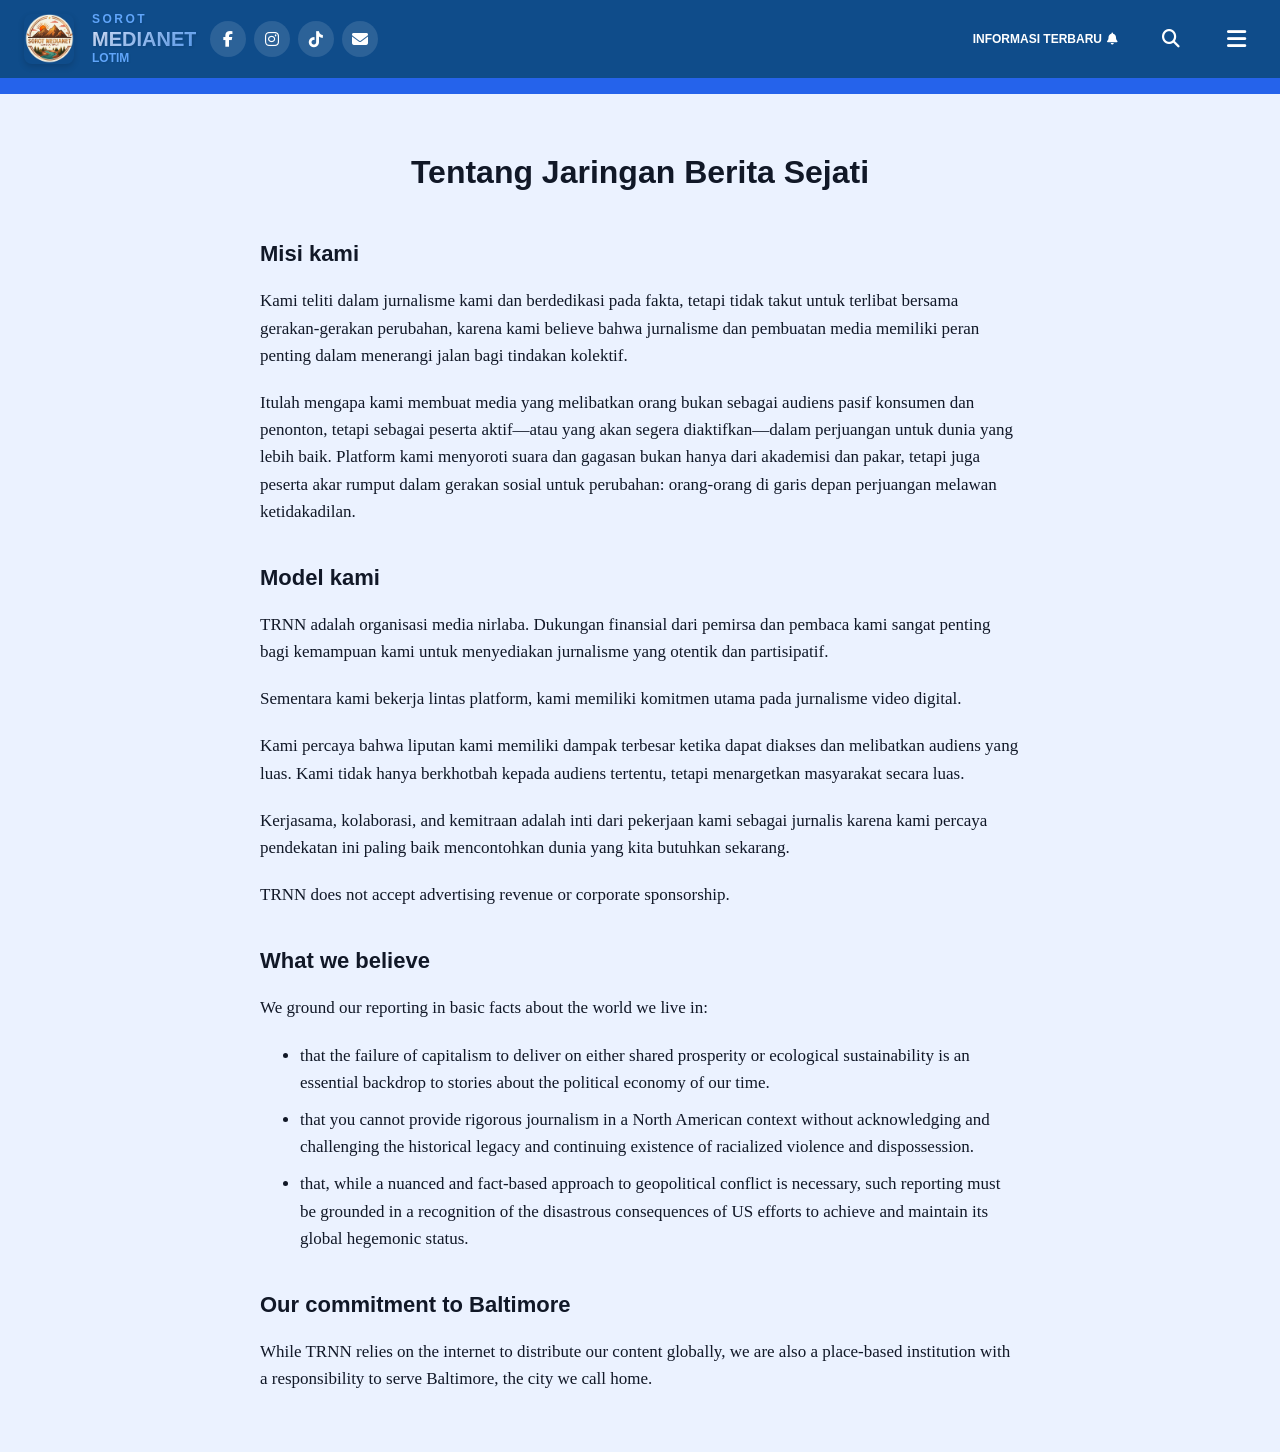
<file: index.html>
<!DOCTYPE html>
<html lang="en">
<head>
    <meta charset="UTF-8">
    <meta name="viewport" content="width=device-width, initial-scale=1.0">
    <title>About The Real News Network</title>
    <link rel="stylesheet" href="style.css">
    <link rel="stylesheet" href="https://cdnjs.cloudflare.com/ajax/libs/font-awesome/6.4.0/css/all.min.css">
</head>
<body>

    <header class="main-header">
        <div class="logo-social-group">
            <div class="logo-container">
                <img src="logo2.png" alt="Logo Baru" class="custom-logo">
                
                <div class="logo-text">
                    <span class="the">SOROT</span>
                    <span class="real-news">MEDIANET</span>
                    <span class="network">LOTIM</span>
                </div>
            </div>
            <div class="header-social">
                <div class="social-links">
                    <a href="https://www.facebook.com/yourprofile" class="social-link" data-tooltip="Facebook" title="Facebook" target="_blank" rel="noreferrer noopener">
                        <i class="fab fa-facebook-f"></i>
                    </a>
                    <a href="https://www.instagram.com/yourprofile" class="social-link" data-tooltip="Instagram" title="Instagram" target="_blank" rel="noreferrer noopener">
                        <i class="fab fa-instagram"></i>
                    </a>
                    <a href="https://www.tiktok.com/" class="social-link" data-tooltip="TikTok" title="TikTok" target="_blank" rel="noreferrer noopener">
                        <i class="fab fa-tiktok"></i>
                    </a>
                    <a href="mailto:info@medianetlotim.com" class="social-link" data-tooltip="Gmail" title="Gmail">
                        <i class="fas fa-envelope"></i>
                    </a>
                </div>
            </div>
        </div>

        <nav class="header-nav">
            <a href="informasi-terbaru.html" class="nav-link">INFORMASI TERBARU <i class="fa-solid fa-bell"></i></a>
            <button class="icon-btn" id="searchBtn"><i class="fa-solid fa-magnifying-glass"></i></button>
            <button class="icon-btn" id="menuBtn"><i class="fa-solid fa-bars"></i></button>
        </nav>

        <div id="searchBox" class="search-box">
            <input type="text" id="searchInput" placeholder="Cari berita..." class="search-input">
            <button id="searchSubmit" class="search-submit"><i class="fa-solid fa-magnifying-glass"></i></button>
        </div>

        <div id="dropdownMenu" class="dropdown-menu">
            <a href="index.html" class="dropdown-item">Beranda</a>
            <a href="tentang-kami.html" class="dropdown-item">Tentang Kami</a>
            <a href="hubungi-kami.html" class="dropdown-item">Customer Service</a>
        </div>
    </header>

    <div class="sub-header">
    </div>

    <main class="about-container">
        <h1 id="judul-utama">Tentang Jaringan Berita Sejati</h1>

        <h2 id="mission">Misi kami</h2>
        
        <p>Kami teliti dalam jurnalisme kami dan berdedikasi pada fakta, tetapi tidak takut untuk terlibat bersama gerakan-gerakan perubahan, karena kami believe bahwa jurnalisme dan pembuatan media memiliki peran penting dalam menerangi jalan bagi tindakan kolektif.</p>
        
        <p>Itulah mengapa kami membuat media yang melibatkan orang bukan sebagai audiens pasif konsumen dan penonton, tetapi sebagai peserta aktif—atau yang akan segera diaktifkan—dalam perjuangan untuk dunia yang lebih baik. Platform kami menyoroti suara dan gagasan bukan hanya dari akademisi dan pakar, tetapi juga peserta akar rumput dalam gerakan sosial untuk perubahan: orang-orang di garis depan perjuangan melawan ketidakadilan.</p>

        <h2 id="model">Model kami</h2>
        <p>TRNN adalah organisasi media nirlaba. Dukungan finansial dari pemirsa dan pembaca kami sangat penting bagi kemampuan kami untuk menyediakan jurnalisme yang otentik dan partisipatif.</p>
        
        <p>Sementara kami bekerja lintas platform, kami memiliki komitmen utama pada jurnalisme video digital.</p>
        
        <p>Kami percaya bahwa liputan kami memiliki dampak terbesar ketika dapat diakses dan melibatkan audiens yang luas. Kami tidak hanya berkhotbah kepada audiens tertentu, tetapi menargetkan masyarakat secara luas.</p>
        
        <p>Kerjasama, kolaborasi, and kemitraan adalah inti dari pekerjaan kami sebagai jurnalis karena kami percaya pendekatan ini paling baik mencontohkan dunia yang kita butuhkan sekarang.</p>
        
        <p>TRNN does not accept advertising revenue or corporate sponsorship.</p>

        <h2 id="belief">What we believe</h2>
        <p>We ground our reporting in basic facts about the world we live in:</p>
        
        <ul>
            <li>that the failure of capitalism to deliver on either shared prosperity or ecological sustainability is an essential backdrop to stories about the political economy of our time.</li>
            <li>that you cannot provide rigorous journalism in a North American context without acknowledging and challenging the historical legacy and continuing existence of racialized violence and dispossession.</li>
            <li>that, while a nuanced and fact-based approach to geopolitical conflict is necessary, such reporting must be grounded in a recognition of the disastrous consequences of US efforts to achieve and maintain its global hegemonic status.</li>
        </ul>

        <h2 id="commitment">Our commitment to Baltimore</h2>
        <p>While TRNN relies on the internet to distribute our content globally, we are also a place-based institution with a responsibility to serve Baltimore, the city we call home.</p>
    </main>

    <script src="script.js"></script>
</body>
</html>
</file>
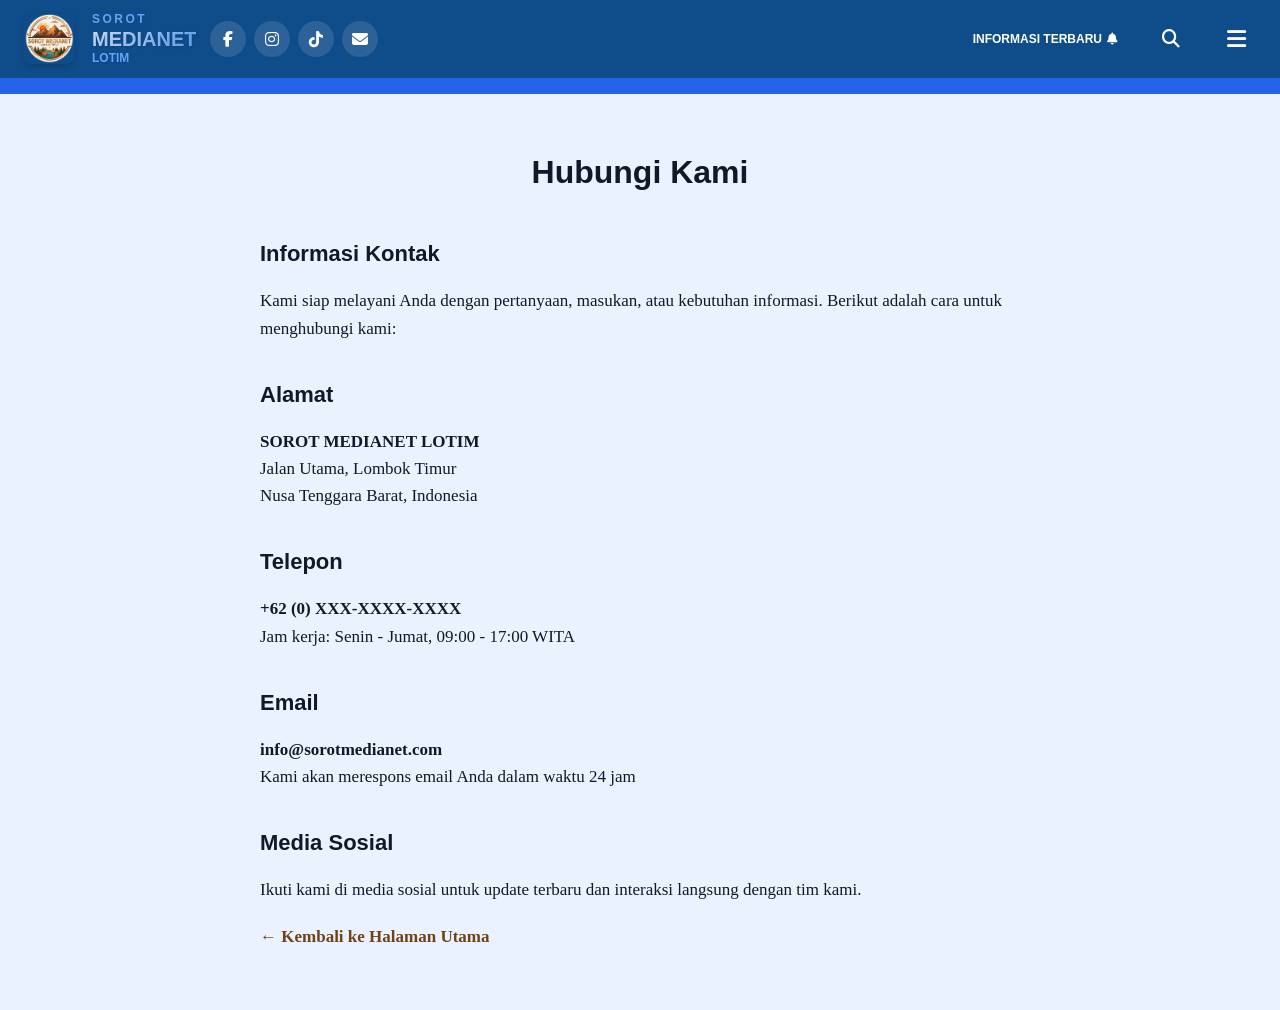
<file: hubungi-kami.html>
<!DOCTYPE html>
<html lang="en">
<head>
    <meta charset="UTF-8">
    <meta name="viewport" content="width=device-width, initial-scale=1.0">
    <title>Hubungi Kami - SOROT MEDIANET LOTIM</title>
    <link rel="stylesheet" href="style.css">
    <link rel="stylesheet" href="https://cdnjs.cloudflare.com/ajax/libs/font-awesome/6.4.0/css/all.min.css">
</head>
<body>

    <header class="main-header">
        <div class="logo-social-group">
            <div class="logo-container">
                <img src="logo2.png" alt="Logo Baru" class="custom-logo">
                
                <div class="logo-text">
                    <span class="the">SOROT</span>
                    <span class="real-news">MEDIANET</span>
                    <span class="network">LOTIM</span>
                </div>
            </div>
            <div class="header-social">
                <div class="social-links">
                    <a href="https://www.facebook.com/yourprofile" class="social-link" data-tooltip="Facebook" title="Facebook" target="_blank" rel="noreferrer noopener">
                        <i class="fab fa-facebook-f"></i>
                    </a>
                    <a href="https://www.instagram.com/yourprofile" class="social-link" data-tooltip="Instagram" title="Instagram" target="_blank" rel="noreferrer noopener">
                        <i class="fab fa-instagram"></i>
                    </a>
                    <a href="https://www.tiktok.com/@yourprofile" class="social-link" data-tooltip="TikTok" title="TikTok" target="_blank" rel="noreferrer noopener">
                        <i class="fab fa-tiktok"></i>
                    </a>
                    <a href="mailto:youremail@example.com" class="social-link" data-tooltip="Gmail" title="Gmail">
                        <i class="fas fa-envelope"></i>
                    </a>
                </div>
            </div>
        </div>

        <nav class="header-nav">
            <a href="informasi-terbaru.html" class="nav-link">INFORMASI TERBARU <i class="fa-solid fa-bell"></i></a>
            <button class="icon-btn" id="searchBtn"><i class="fa-solid fa-magnifying-glass"></i></button>
            <button class="icon-btn" id="menuBtn"><i class="fa-solid fa-bars"></i></button>
        </nav>

        <!-- Search Input -->
        <div id="searchBox" class="search-box">
            <input type="text" id="searchInput" placeholder="Cari berita..." class="search-input">
            <button id="searchSubmit" class="search-submit"><i class="fa-solid fa-magnifying-glass"></i></button>
        </div>

        <!-- Dropdown Menu -->
        <div id="dropdownMenu" class="dropdown-menu">
            <a href="index.html" class="dropdown-item">Beranda</a>
            <a href="tentang-kami.html" class="dropdown-item">Tentang Kami</a>
            <a href="hubungi-kami.html" class="dropdown-item">Customer Service</a>
        </div>
    </header>

    <div class="sub-header">
    </div>

    <main class="about-container">
        <h1>Hubungi Kami</h1>

        <h2>Informasi Kontak</h2>
        <p>Kami siap melayani Anda dengan pertanyaan, masukan, atau kebutuhan informasi. Berikut adalah cara untuk menghubungi kami:</p>
        
        <h2>Alamat</h2>
        <p><strong>SOROT MEDIANET LOTIM</strong><br>
        Jalan Utama, Lombok Timur<br>
        Nusa Tenggara Barat, Indonesia</p>

        <h2>Telepon</h2>
        <p><strong>+62 (0) XXX-XXXX-XXXX</strong><br>
        Jam kerja: Senin - Jumat, 09:00 - 17:00 WITA</p>

        <h2>Email</h2>
        <p><strong>info@sorotmedianet.com</strong><br>
        Kami akan merespons email Anda dalam waktu 24 jam</p>

        <h2>Media Sosial</h2>
        <p>Ikuti kami di media sosial untuk update terbaru dan interaksi langsung dengan tim kami.</p>

        <p><a href="index.html" style="color: #704214; text-decoration: none; font-weight: bold;">← Kembali ke Halaman Utama</a></p>
    </main>

    <script src="script.js"></script>
</body>
</html>
</file>
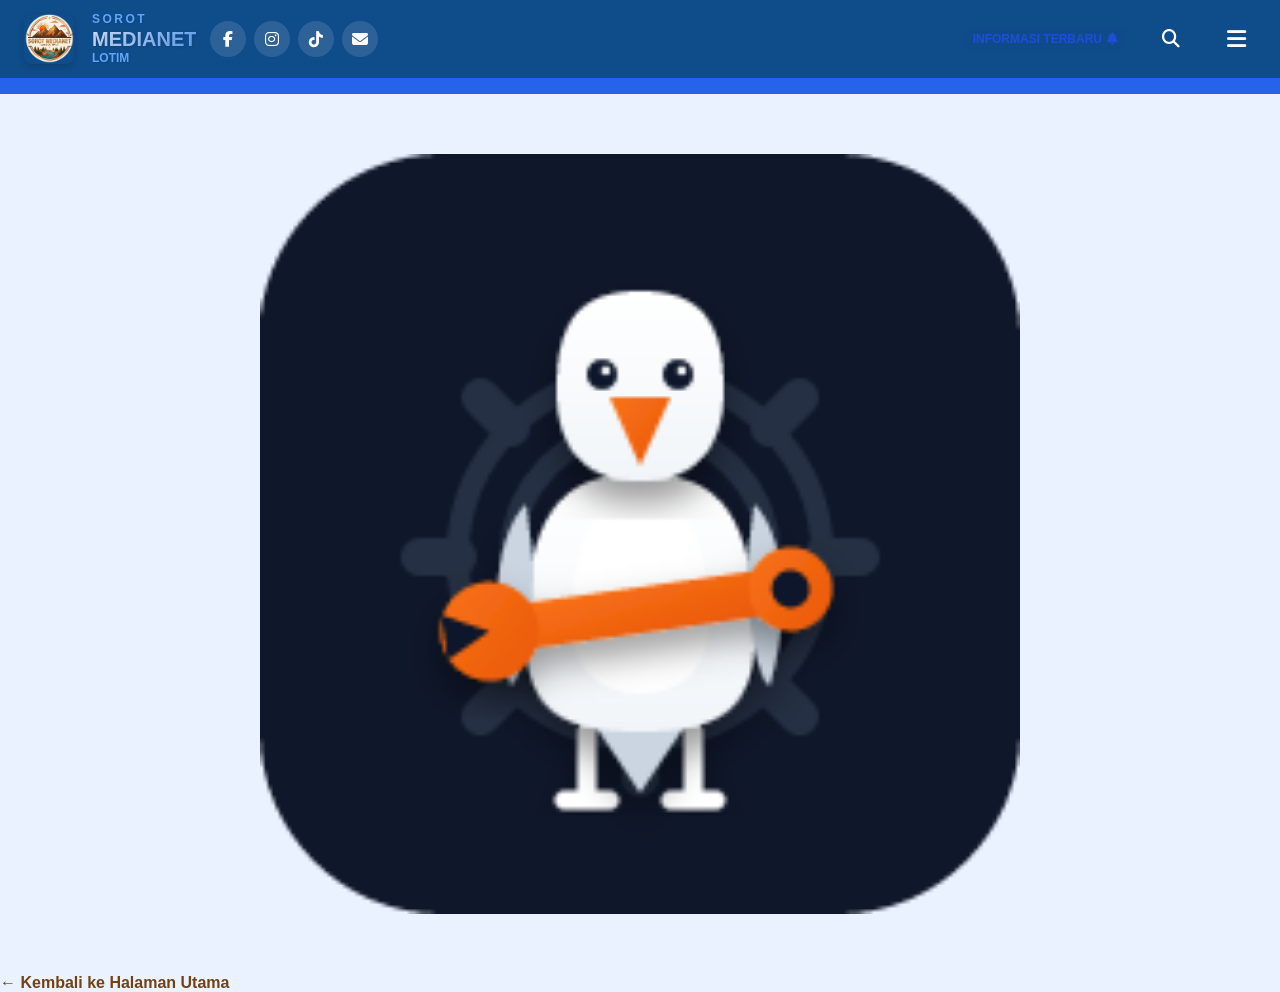
<file: informasi-terbaru.html>
<!DOCTYPE html>
<html lang="en">
<head>
    <meta charset="UTF-8">
    <meta name="viewport" content="width=device-width, initial-scale=1.0">
    <title>Informasi Terbaru - SOROT MEDIANET LOTIM</title>
    <link rel="stylesheet" href="style.css">
    <link rel="stylesheet" href="https://cdnjs.cloudflare.com/ajax/libs/font-awesome/6.4.0/css/all.min.css">
</head>
<body>

    <header class="main-header">
        <div class="logo-social-group">
            <div class="logo-container">
                <img src="logo2.png" alt="Logo Baru" class="custom-logo">
                
                <div class="logo-text">
                    <span class="the">SOROT</span>
                    <span class="real-news">MEDIANET</span>
                    <span class="network">LOTIM</span>
                </div>
            </div>
            <div class="header-social">
                <div class="social-links">
                    <a href="https://www.facebook.com/yourprofile" class="social-link" data-tooltip="Facebook" title="Facebook" target="_blank" rel="noreferrer noopener">
                        <i class="fab fa-facebook-f"></i>
                    </a>
                    <a href="https://www.instagram.com/yourprofile" class="social-link" data-tooltip="Instagram" title="Instagram" target="_blank" rel="noreferrer noopener">
                        <i class="fab fa-instagram"></i>
                    </a>
                    <a href="https://www.tiktok.com/@yourprofile" class="social-link" data-tooltip="TikTok" title="TikTok" target="_blank" rel="noreferrer noopener">
                        <i class="fab fa-tiktok"></i>
                    </a>
                    <a href="mailto:youremail@example.com" class="social-link" data-tooltip="Gmail" title="Gmail">
                        <i class="fas fa-envelope"></i>
                    </a>
                </div>
            </div>
        </div>

        <nav class="header-nav">
            <a href="informasi-terbaru.html" class="nav-link">INFORMASI TERBARU <i class="fa-solid fa-bell"></i></a>
            <button class="icon-btn" id="searchBtn"><i class="fa-solid fa-magnifying-glass"></i></button>
            <button class="icon-btn" id="menuBtn"><i class="fa-solid fa-bars"></i></button>
        </nav>

        <div id="searchBox" class="search-box">
            <input type="text" id="searchInput" placeholder="Cari berita..." class="search-input">
            <button id="searchSubmit" class="search-submit"><i class="fa-solid fa-magnifying-glass"></i></button>
        </div>

        <div id="dropdownMenu" class="dropdown-menu">
            <a href="index.html" class="dropdown-item">Beranda</a>
            <a href="tentang-kami.html" class="dropdown-item">Tentang Kami</a>
            <a href="hubungi-kami.html" class="dropdown-item">Customer Service</a>
        </div>
    </header>

    <div class="sub-header">
    </div>

    <main class="about-container">
        <img src="halaman.png" alt="Halaman Informasi Terbaru" style="width: 100%; max-width: 800px; height: auto; display: block; margin: 40px auto;">
    </main>

        <p><a href="index.html" style="color: #704214; text-decoration: none; font-weight: bold;">← Kembali ke Halaman Utama</a></p>
    </main>

    <script src="script.js"></script>
</body>
</html>
</file>
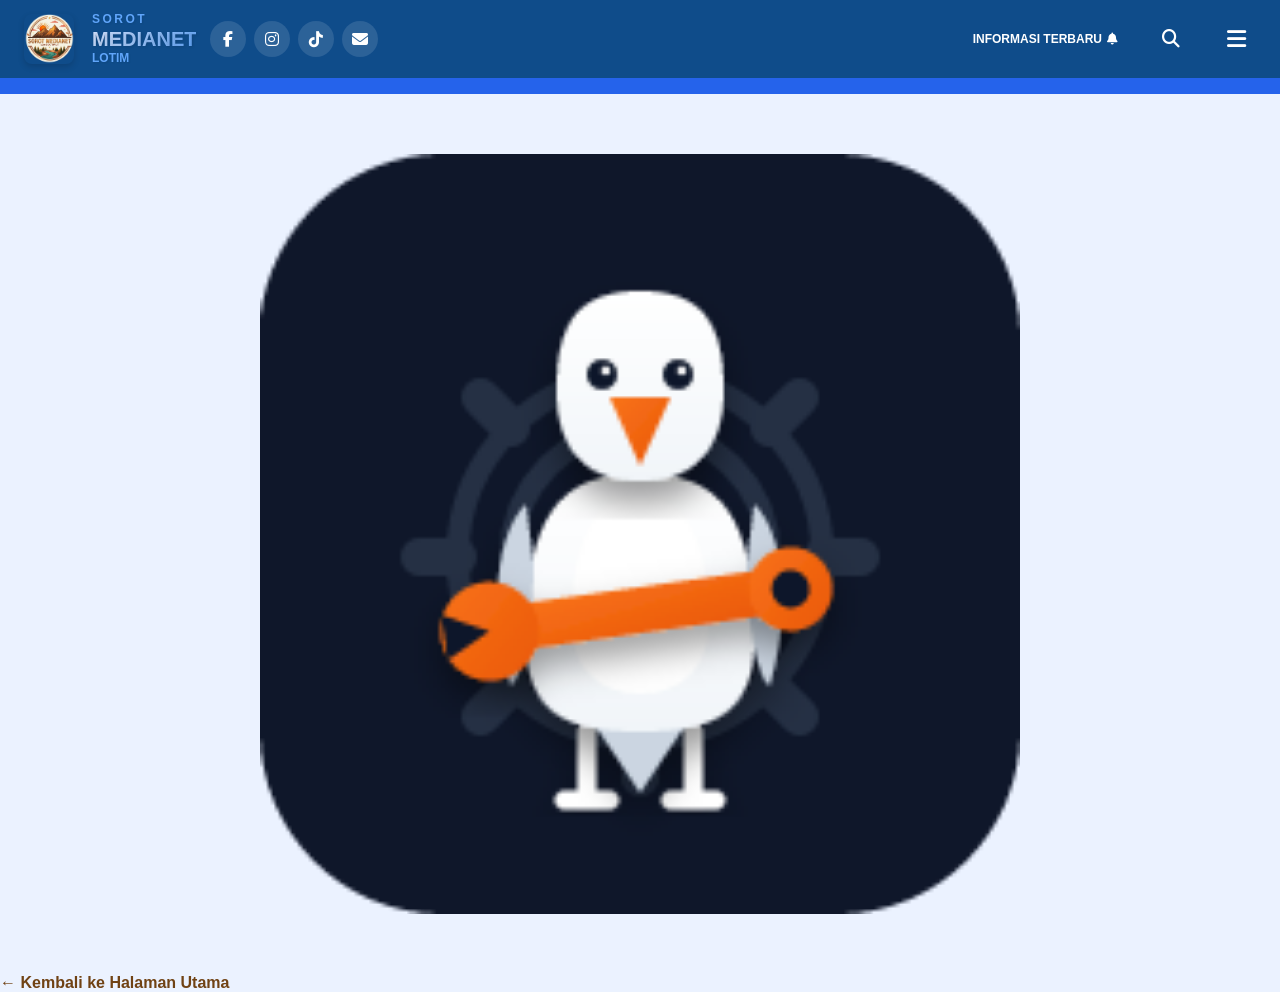
<file: lombok-timur.html>
<!DOCTYPE html>
<html lang="en">
<head>
    <meta charset="UTF-8">
    <meta name="viewport" content="width=device-width, initial-scale=1.0">
    <title>Lombok Timur - SOROT MEDIANET LOTIM</title>
    <link rel="stylesheet" href="style.css">
    <link rel="stylesheet" href="https://cdnjs.cloudflare.com/ajax/libs/font-awesome/6.4.0/css/all.min.css">
</head>
<body>

    <header class="main-header">
        <div class="logo-social-group">
            <div class="logo-container">
                <img src="logo2.png" alt="Logo Baru" class="custom-logo">
                
                <div class="logo-text">
                    <span class="the">SOROT</span>
                    <span class="real-news">MEDIANET</span>
                    <span class="network">LOTIM</span>
                </div>
            </div>
            <div class="header-social">
                <div class="social-links">
                    <a href="https://www.facebook.com/yourprofile" class="social-link" data-tooltip="Facebook" title="Facebook" target="_blank" rel="noreferrer noopener">
                        <i class="fab fa-facebook-f"></i>
                    </a>
                    <a href="https://www.instagram.com/yourprofile" class="social-link" data-tooltip="Instagram" title="Instagram" target="_blank" rel="noreferrer noopener">
                        <i class="fab fa-instagram"></i>
                    </a>
                    <a href="https://www.tiktok.com/@yourprofile" class="social-link" data-tooltip="TikTok" title="TikTok" target="_blank" rel="noreferrer noopener">
                        <i class="fab fa-tiktok"></i>
                    </a>
                    <a href="mailto:youremail@example.com" class="social-link" data-tooltip="Gmail" title="Gmail">
                        <i class="fas fa-envelope"></i>
                    </a>
                </div>
            </div>
        </div>

        <nav class="header-nav">
            <a href="informasi-terbaru.html" class="nav-link">INFORMASI TERBARU <i class="fa-solid fa-bell"></i></a>
            <button class="icon-btn" id="searchBtn"><i class="fa-solid fa-magnifying-glass"></i></button>
            <button class="icon-btn" id="menuBtn"><i class="fa-solid fa-bars"></i></button>
        </nav>

        <!-- Search Input -->
        <div id="searchBox" class="search-box">
            <input type="text" id="searchInput" placeholder="Cari berita..." class="search-input">
            <button id="searchSubmit" class="search-submit"><i class="fa-solid fa-magnifying-glass"></i></button>
        </div>

        <!-- Dropdown Menu -->
        <div id="dropdownMenu" class="dropdown-menu">
            <a href="index.html" class="dropdown-item">Beranda</a>
            <a href="tentang-kami.html" class="dropdown-item">Tentang Kami</a>
            <a href="hubungi-kami.html" class="dropdown-item">Customer Service</a>
        </div>
    </header>

    <div class="sub-header">
    </div>

    <main class="about-container">
        <img src="halaman.png" alt="Halaman Lombok Timur" style="width: 100%; max-width: 800px; height: auto; display: block; margin: 40px auto;">
    </main>

        <p><a href="index.html" style="color: #704214; text-decoration: none; font-weight: bold;">← Kembali ke Halaman Utama</a></p>
    </main>

    <script src="script.js"></script>
</body>
</html>
</file>
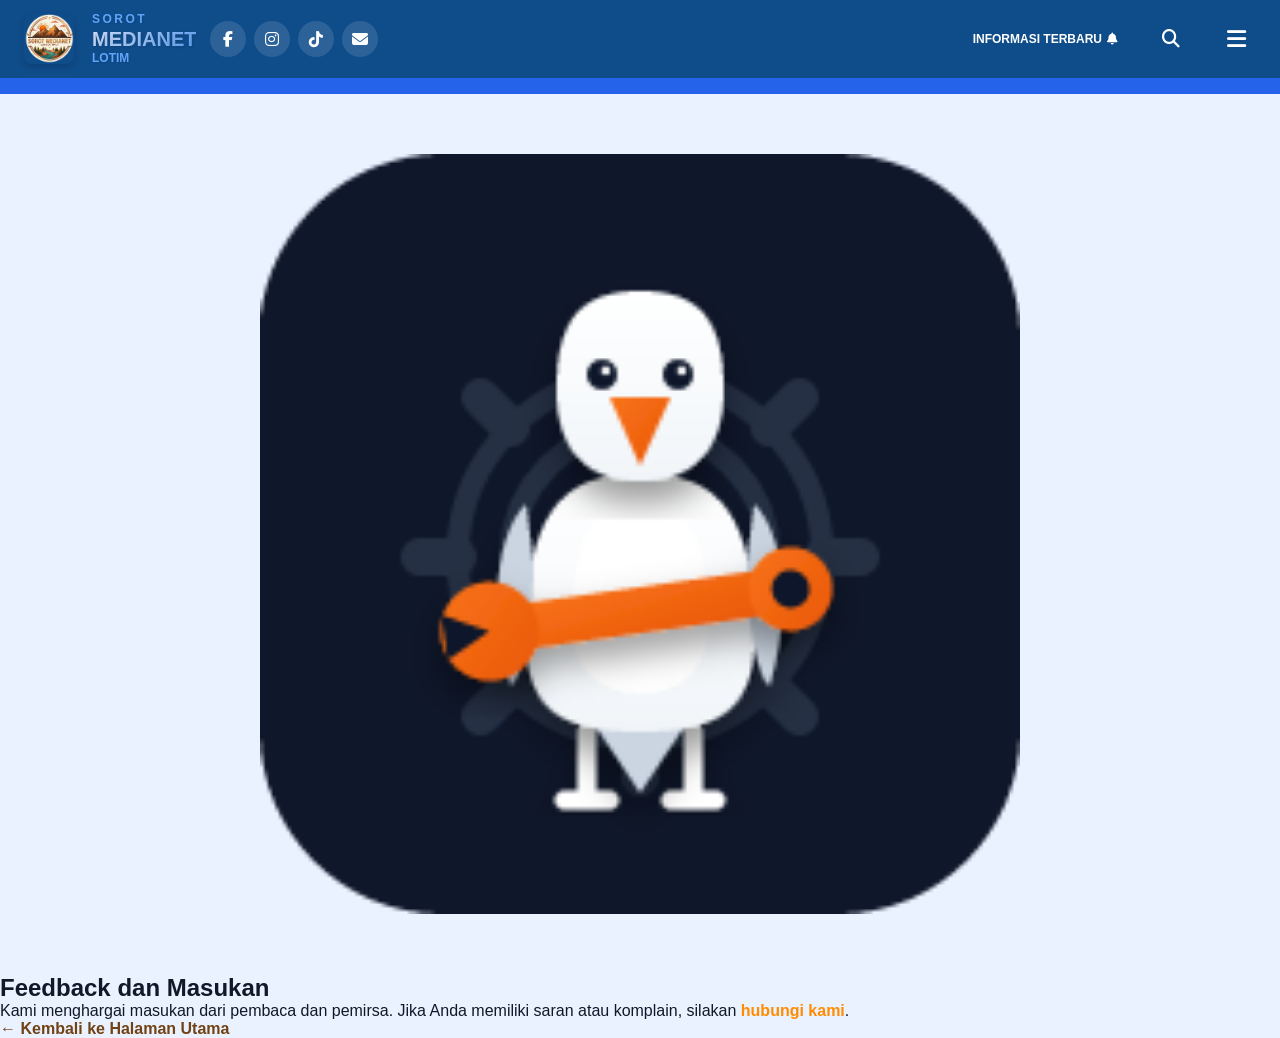
<file: note.html>
<!DOCTYPE html>
<html lang="en">
<head>
    <meta charset="UTF-8">
    <meta name="viewport" content="width=device-width, initial-scale=1.0">
    <title>Note - SOROT MEDIANET LOTIM</title>
    <link rel="stylesheet" href="style.css">
    <link rel="stylesheet" href="https://cdnjs.cloudflare.com/ajax/libs/font-awesome/6.4.0/css/all.min.css">
</head>
<body>

    <header class="main-header">
        <div class="logo-social-group">
            <div class="logo-container">
                <img src="logo2.png" alt="Logo Baru" class="custom-logo">
                
                <div class="logo-text">
                    <span class="the">SOROT</span>
                    <span class="real-news">MEDIANET</span>
                    <span class="network">LOTIM</span>
                </div>
            </div>
            <div class="header-social">
                <div class="social-links">
                    <a href="https://www.facebook.com/yourprofile" class="social-link" data-tooltip="Facebook" title="Facebook" target="_blank" rel="noreferrer noopener">
                        <i class="fab fa-facebook-f"></i>
                    </a>
                    <a href="https://www.instagram.com/yourprofile" class="social-link" data-tooltip="Instagram" title="Instagram" target="_blank" rel="noreferrer noopener">
                        <i class="fab fa-instagram"></i>
                    </a>
                    <a href="https://www.tiktok.com/@yourprofile" class="social-link" data-tooltip="TikTok" title="TikTok" target="_blank" rel="noreferrer noopener">
                        <i class="fab fa-tiktok"></i>
                    </a>
                    <a href="mailto:youremail@example.com" class="social-link" data-tooltip="Gmail" title="Gmail">
                        <i class="fas fa-envelope"></i>
                    </a>
                </div>
            </div>
        </div>

        <nav class="header-nav">
            <a href="informasi-terbaru.html" class="nav-link">INFORMASI TERBARU <i class="fa-solid fa-bell"></i></a>
            <button class="icon-btn" id="searchBtn"><i class="fa-solid fa-magnifying-glass"></i></button>
            <button class="icon-btn" id="menuBtn"><i class="fa-solid fa-bars"></i></button>
        </nav>

        <!-- Search Input -->
        <div id="searchBox" class="search-box">
            <input type="text" id="searchInput" placeholder="Cari berita..." class="search-input">
            <button id="searchSubmit" class="search-submit"><i class="fa-solid fa-magnifying-glass"></i></button>
        </div>

        <!-- Dropdown Menu -->
        <div id="dropdownMenu" class="dropdown-menu">
            <a href="index.html" class="dropdown-item">Beranda</a>
            <a href="tentang-kami.html" class="dropdown-item">Tentang Kami</a>
            <a href="hubungi-kami.html" class="dropdown-item">Customer Service</a>
        </div>
    </header>

    <div class="sub-header">
    </div>

    <main class="about-container">
        <img src="halaman.png" alt="Halaman Note" style="width: 100%; max-width: 800px; height: auto; display: block; margin: 40px auto;">
    </main></p>

        <h2>Feedback dan Masukan</h2>
        <p>Kami menghargai masukan dari pembaca dan pemirsa. Jika Anda memiliki saran atau komplain, silakan <a href="hubungi-kami.html" style="color: #FF8C00; text-decoration: none; font-weight: bold;">hubungi kami</a>.</p>

        <p><a href="index.html" style="color: #704214; text-decoration: none; font-weight: bold;">← Kembali ke Halaman Utama</a></p>
    </main>

    <script src="script.js"></script>
</body>
</html>
</file>
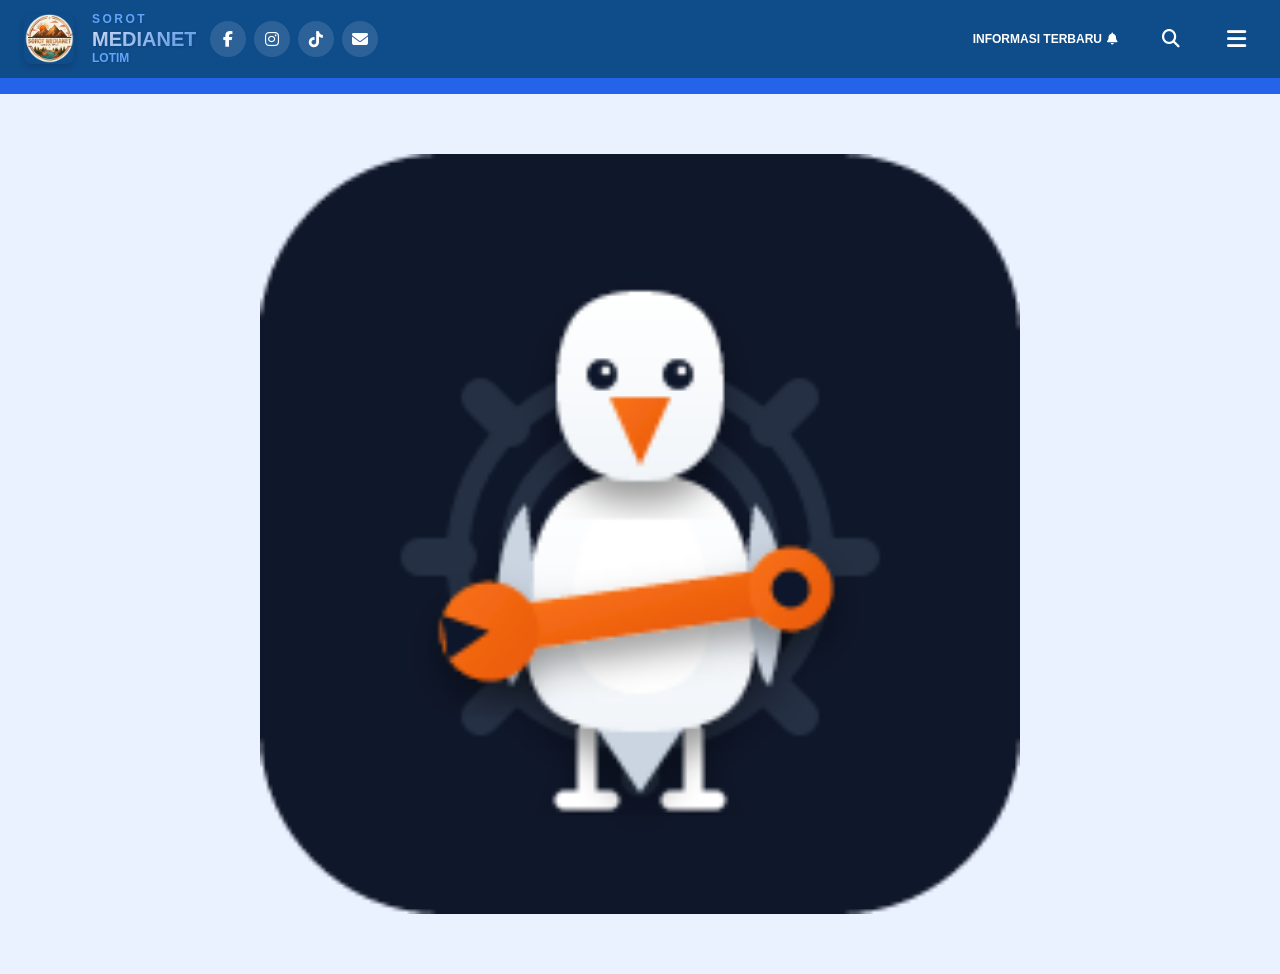
<file: teknologi.html>
<!DOCTYPE html>
<html lang="en">
<head>
    <meta charset="UTF-8">
    <meta name="viewport" content="width=device-width, initial-scale=1.0">
    <title>Teknologi - SOROT MEDIANET LOTIM</title>
    <link rel="stylesheet" href="style.css">
    <link rel="stylesheet" href="https://cdnjs.cloudflare.com/ajax/libs/font-awesome/6.4.0/css/all.min.css">
</head>
<body>

    <header class="main-header">
        <div class="logo-social-group">
            <div class="logo-container">
                <img src="logo2.png" alt="Logo Baru" class="custom-logo">
                
                <div class="logo-text">
                    <span class="the">SOROT</span>
                    <span class="real-news">MEDIANET</span>
                    <span class="network">LOTIM</span>
                </div>
            </div>
            <div class="header-social">
                <div class="social-links">
                    <a href="https://www.facebook.com/yourprofile" class="social-link" data-tooltip="Facebook" title="Facebook" target="_blank" rel="noreferrer noopener">
                        <i class="fab fa-facebook-f"></i>
                    </a>
                    <a href="https://www.instagram.com/yourprofile" class="social-link" data-tooltip="Instagram" title="Instagram" target="_blank" rel="noreferrer noopener">
                        <i class="fab fa-instagram"></i>
                    </a>
                    <a href="https://www.tiktok.com/@yourprofile" class="social-link" data-tooltip="TikTok" title="TikTok" target="_blank" rel="noreferrer noopener">
                        <i class="fab fa-tiktok"></i>
                    </a>
                    <a href="mailto:youremail@example.com" class="social-link" data-tooltip="Gmail" title="Gmail">
                        <i class="fas fa-envelope"></i>
                    </a>
                </div>
            </div>
        </div>

        <nav class="header-nav">
            <a href="informasi-terbaru.html" class="nav-link">INFORMASI TERBARU <i class="fa-solid fa-bell"></i></a>
            <button class="icon-btn" id="searchBtn"><i class="fa-solid fa-magnifying-glass"></i></button>
            <button class="icon-btn" id="menuBtn"><i class="fa-solid fa-bars"></i></button>
        </nav>

        <!-- Search Input -->
        <div id="searchBox" class="search-box">
            <input type="text" id="searchInput" placeholder="Cari berita..." class="search-input">
            <button id="searchSubmit" class="search-submit"><i class="fa-solid fa-magnifying-glass"></i></button>
        </div>

        <!-- Dropdown Menu -->
        <div id="dropdownMenu" class="dropdown-menu">
            <a href="index.html" class="dropdown-item">Beranda</a>
            <a href="tentang-kami.html" class="dropdown-item">Tentang Kami</a>
            <a href="hubungi-kami.html" class="dropdown-item">Customer Service</a>
        </div>
    </header>

    <div class="sub-header">
    </div>

    <main class="about-container">
        <img src="halaman.png" alt="Halaman Teknologi" style="width: 100%; max-width: 800px; height: auto; display: block; margin: 40px auto;">
    </main>


    <script src="script.js"></script>
</body>
</html>
</file>
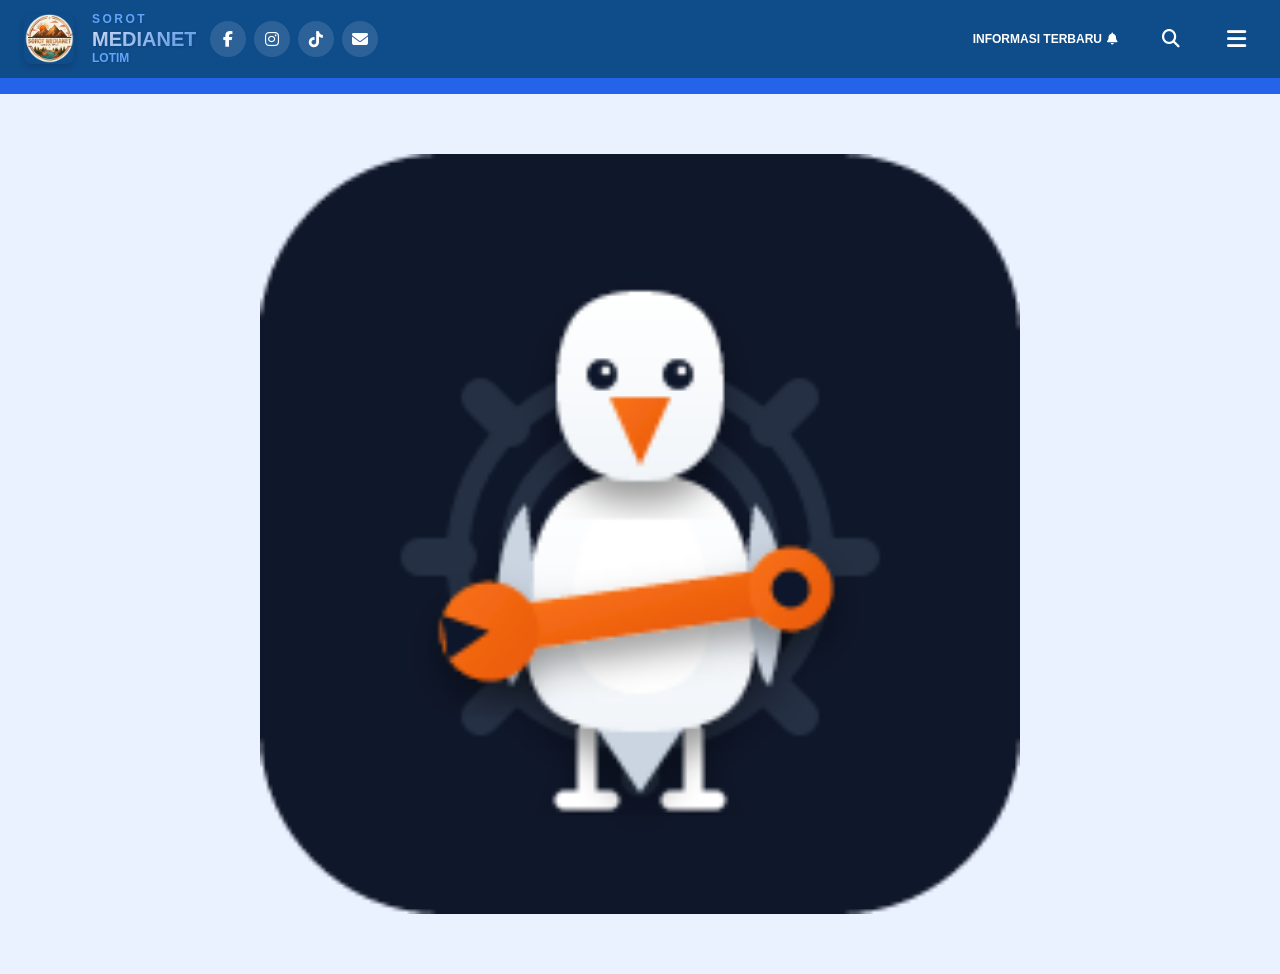
<file: tentang-kami.html>
<!DOCTYPE html>
<html lang="en">
<head>
    <meta charset="UTF-8">
    <meta name="viewport" content="width=device-width, initial-scale=1.0">
    <title>Tentang Kami - SOROT MEDIANET LOTIM</title>
    <link rel="stylesheet" href="style.css">
    <link rel="stylesheet" href="https://cdnjs.cloudflare.com/ajax/libs/font-awesome/6.4.0/css/all.min.css">
</head>
<body>

    <header class="main-header">
        <div class="logo-social-group">
            <div class="logo-container">
                <img src="logo2.png" alt="Logo Baru" class="custom-logo">
                
                <div class="logo-text">
                    <span class="the">SOROT</span>
                    <span class="real-news">MEDIANET</span>
                    <span class="network">LOTIM</span>
                </div>
            </div>
            <div class="header-social">
                <div class="social-links">
                    <a href="https://www.facebook.com/yourprofile" class="social-link" data-tooltip="Facebook" title="Facebook" target="_blank" rel="noreferrer noopener">
                        <i class="fab fa-facebook-f"></i>
                    </a>
                    <a href="https://www.instagram.com/yourprofile" class="social-link" data-tooltip="Instagram" title="Instagram" target="_blank" rel="noreferrer noopener">
                        <i class="fab fa-instagram"></i>
                    </a>
                    <a href="https://www.tiktok.com/@yourprofile" class="social-link" data-tooltip="TikTok" title="TikTok" target="_blank" rel="noreferrer noopener">
                        <i class="fab fa-tiktok"></i>
                    </a>
                    <a href="mailto:youremail@example.com" class="social-link" data-tooltip="Gmail" title="Gmail">
                        <i class="fas fa-envelope"></i>
                    </a>
                </div>
            </div>
        </div>

        <nav class="header-nav">
            <a href="informasi-terbaru.html" class="nav-link">INFORMASI TERBARU <i class="fa-solid fa-bell"></i></a>
            <button class="icon-btn" id="searchBtn"><i class="fa-solid fa-magnifying-glass"></i></button>
            <button class="icon-btn" id="menuBtn"><i class="fa-solid fa-bars"></i></button>
        </nav>

        <div id="searchBox" class="search-box">
            <input type="text" id="searchInput" placeholder="Cari berita..." class="search-input">
            <button id="searchSubmit" class="search-submit"><i class="fa-solid fa-magnifying-glass"></i></button>
        </div>

        <div id="dropdownMenu" class="dropdown-menu">
            <a href="index.html" class="dropdown-item">Beranda</a>
            <a href="tentang-kami.html" class="dropdown-item">Tentang Kami</a>
            <a href="hubungi-kami.html" class="dropdown-item">Customer Service</a>
        </div>
    </header>

    <div class="sub-header">
    </div>

    <main class="about-container">
        <img src="halaman.png" alt="Halaman Tentang Kami" style="width: 100%; max-width: 800px; height: auto; display: block; margin: 40px auto;">
    </main>

    <script src="script.js"></script>
</body>
</html>
</file>
<file: style.css>
/* Reset Dasar */
* {
    margin: 0;
    padding: 0;
    box-sizing: border-box;
}

:root {
    --bg: #EBF2FF;
    --surface: #FFFFFF;
    --text: #111827;
    --text-muted: #475569;
    --primary: #0F4C8A;
    --primary-light: #2563EB;
    --primary-soft: rgba(15, 76, 138, 0.14);
    --accent: #60A5FA;
    --accent-strong: #1D4ED8;
    --border: #CBD5E1;
}

body {
    font-family: Arial, sans-serif;
    background-color: var(--bg);
    color: var(--text);
}

/* Header Utama */
.main-header {
    background-color: var(--primary);
    color: #ffffff;
    display: flex;
    justify-content: space-between;
    align-items: center;
    padding: 8px 24px;
    min-height: 64px;
    position: relative;
}

.container {
    max-width: 1100px;
    margin: 0 auto;
    width: 100%;
    display: flex;
    align-items: center;
    justify-content: space-between;
    gap: 20px;
    padding: 0 8px;
}

.logo-social-group {
    display: flex;
    align-items: center;
    gap: 14px;
}

.header-nav {
    display: flex;
    align-items: center;
    gap: 10px;
}

.header-social {
    display: flex;
    align-items: center;
    gap: 10px;
    margin-left: 0;
    flex-shrink: 0;
}

.logo-social-group {
    display: flex;
    align-items: center;
    gap: 14px;
}

.header-social {
    display: flex;
    align-items: center;
    gap: 10px;
    margin-left: 0;
}

.header-nav {
    display: flex;
    align-items: center;
    gap: 10px;
}

/* Desain Logo */
.logo-container {
    display: flex;
    align-items: center;
    gap: 18px;
}

/* Pengaturan logo gambar baru */
.custom-logo {
    width: 50px;
    height: 50px;
    object-fit: contain; /* Memastikan logo tidak gepeng */
    border-radius: 8px; /* Sudut melengkung halus menyesuaikan logo */
    box-shadow: 0 3px 6px rgba(0, 0, 0, 0.15);
}

.logo-text {
    display: flex;
    flex-direction: column;
    font-weight: 900;
    line-height: 1.1;
    gap: 3px;
    padding: 5px 0;
}

.logo-text .the { 
    font-size: 12px; 
    letter-spacing: 2.5px; 
    color: var(--accent); 
    font-weight: 800;
    text-transform: uppercase;
    text-shadow: 1px 1px 2px rgba(0, 0, 0, 0.08);
}

.logo-text .real-news { 
    font-size: 20px; 
    background: linear-gradient(135deg, #D6E4FF 0%, #60A5FA 100%);
    -webkit-background-clip: text;
    -webkit-text-fill-color: transparent;
    background-clip: text;
    font-weight: 900;
    line-height: 1;
    text-shadow: 1px 1px 3px rgba(0, 0, 0, 0.12);
}

.logo-text .network { 
    font-size: 12px; 
    color: var(--accent); 
    font-weight: 800;
    text-transform: uppercase;
    text-shadow: 1px 1px 2px rgba(0, 0, 0, 0.08);
}

/* Navigasi Kanan */
.header-nav {
    display: flex;
    align-items: center;
    gap: 25px;
}

.nav-link {
    color: #ffffff;
    text-decoration: none;
    font-size: 12px;
    font-weight: bold;
    text-transform: uppercase;
    display: flex;
    align-items: center;
    gap: 5px;
    padding: 5px 8px;
    border-radius: 6px;
    transition: color 0.3s ease, background-color 0.3s ease;
}

.nav-link:hover,
.nav-link.active,
.nav-link.hovered {
    color: var(--accent-strong);
    background-color: var(--primary-soft);
}

.icon-btn {
    background: none;
    border: none;
    color: #ffffff;
    font-size: 18px;
    cursor: pointer;
    padding: 8px 10px;
    display: flex;
    align-items: center;
    justify-content: center;
    min-width: 40px;
    min-height: 40px;
    transition: color 0.3s ease, background-color 0.3s ease;
}

.icon-btn:hover { 
    color: var(--accent);
    background-color: rgba(255, 255, 255, 0.1);
    border-radius: 4px;
}

.icon-btn i.fa-bars { font-size: 22px; }

/* Sub Header */
.sub-header {
    background-color: var(--primary-light);
    padding: 8px 40px;
    font-size: 13px;
    display: flex;
    align-items: center;
    gap: 10px;
    color: #ffffff;
}

.social-bar { display: none; }

.header-social {
    display: flex;
    align-items: center;
    gap: 10px;
    margin-left: auto;
}

.header-social .social-links {
    display: flex;
    align-items: center;
    gap: 8px;
}

.social-link {
    position: relative;
    display: inline-flex;
    justify-content: center;
    align-items: center;
    width: 36px;
    height: 36px;
    border-radius: 50%;
    background-color: rgba(255, 255, 255, 0.12);
    color: #ffffff;
    text-decoration: none;
    font-size: 14px;
    transition: transform 0.15s ease, background-color 0.15s ease;
}

.social-link i {
    font-size: 16px;
}

.social-link:hover {
    transform: translateY(-2px);
    background-color: rgba(255, 255, 255, 0.28);
}

.social-link::after {
    content: attr(data-tooltip);
    position: absolute;
    bottom: -32px;
    left: 50%;
    transform: translateX(-50%);
    background-color: rgba(15, 76, 138, 0.95);
    color: #ffffff;
    padding: 4px 8px;
    border-radius: 4px;
    font-size: 11px;
    white-space: nowrap;
    opacity: 0;
    pointer-events: none;
    transition: opacity 0.2s ease, transform 0.2s ease;
    transform-origin: top center;
}

.social-link:hover::after {
    opacity: 1;
    transform: translateX(-50%) translateY(-4px);
}

.social-bar .container {
    display: flex;
    align-items: center;
    justify-content: space-between;
    gap: 12px;
}

.utility-links {
    display: flex;
    align-items: center;
    gap: 18px;
}

.utility-link {
    color: #ffffff;
    text-decoration: none;
    font-weight: 700;
    font-size: 13px;
    text-transform: none;
    opacity: 0.95;
}

.utility-link:hover {
    opacity: 1;
    text-decoration: underline;
}

.social-links {
    display: flex;
    align-items: center;
    gap: 10px;
}

/* Ensure social icons are visible and not hidden by other rules */
.social-links .social-link {
    display: inline-flex !important;
    visibility: visible !important;
    color: #ffffff !important;
}
/* removed header-social (social moved below header) */

/* KONTEN UTAMA: Halaman About */
.about-container {
    max-width: 800px; /* Membatasi lebar teks agar rapi di tengah */
    margin: 60px auto;
    padding: 0 20px;
    color: var(--text);
}

.about-container h1 {
    font-family: Arial, Helvetica, sans-serif;
    font-size: 32px;
    font-weight: bold;
    text-align: center;
    margin-bottom: 50px;
}

.about-container h2 {
    font-family: Arial, Helvetica, sans-serif;
    font-size: 22px;
    font-weight: bold;
    margin-top: 40px;
    margin-bottom: 20px;
}

.about-container p {
    font-family: Georgia, 'Times New Roman', Times, serif;
    font-size: 17px;
    line-height: 1.6;
    margin-bottom: 20px;
    color: var(--text);
}

.about-container ul {
    font-family: Georgia, 'Times New Roman', Times, serif;
    font-size: 17px;
    line-height: 1.6;
    margin-bottom: 20px;
    margin-left: 40px; /* Indentasi untuk bullet points */
    color: var(--text);
}

.about-container ul li {
    margin-bottom: 10px;
}

.about-container strong {
    font-weight: bold;
}

/* Search Box Styles */
.search-box {
    display: none;
    position: absolute;
    top: 100%;
    right: 24px;
    background-color: var(--surface);
    border: 2px solid var(--primary);
    border-radius: 5px;
    padding: 10px;
    z-index: 1000;
    flex-direction: row;
    gap: 5px;
    min-width: 280px;
}

.search-box.active {
    display: flex;
}

.search-input {
    padding: 10px 12px;
    border: 1px solid var(--border);
    border-radius: 3px;
    font-size: 14px;
    flex: 1;
    min-width: 200px;
    outline: none;
    transition: border-color 0.3s ease;
}

.search-input:focus {
    border-color: var(--accent);
}

.search-submit {
    padding: 10px 12px;
    background-color: var(--primary-light);
    color: #ffffff;
    border: none;
    border-radius: 3px;
    cursor: pointer;
    font-size: 14px;
    transition: background-color 0.3s ease;
}

.search-submit:hover {
    background-color: var(--accent-strong);
}

/* Dropdown Menu Styles */
.dropdown-menu {
    display: none;
    position: absolute;
    top: 100%;
    right: 24px;
    background-color: var(--surface);
    border: 2px solid var(--primary);
    border-radius: 5px;
    z-index: 1000;
    min-width: 220px;
    box-shadow: 0 4px 6px rgba(0, 0, 0, 0.1);
    overflow: hidden;
}

.dropdown-menu.active {
    display: flex;
    flex-direction: column;
}

.dropdown-item {
    padding: 14px 20px;
    color: var(--primary);
    text-decoration: none;
    font-weight: bold;
    font-size: 14px;
    text-transform: uppercase;
    border-bottom: 1px solid var(--bg);
    transition: background-color 0.3s ease, color 0.3s ease;
    white-space: nowrap;
}

.dropdown-item:last-child {
    border-bottom: none;
}

.dropdown-item:hover {
    background-color: var(--primary-light);
    color: #ffffff;
}

/* Responsive Mobile Styles */
@media (max-width: 768px) {
    .main-header {
        flex-wrap: wrap;
        justify-content: space-between;
        align-items: center;
        gap: 10px;
        padding: 12px 18px;
    }

    .logo-social-group {
        width: 100%;
        display: flex;
        justify-content: space-between;
        align-items: center;
        gap: 10px;
    }

    .logo-container {
        display: flex;
        align-items: center;
        width: auto;
        gap: 12px;
    }

    .header-nav {
        width: auto;
        display: flex;
        align-items: center;
        justify-content: flex-end;
        flex-wrap: nowrap;
        gap: 8px;
    }

    .header-social {
        display: flex;
        align-items: center;
        gap: 6px;
        margin-left: 0;
    }

    .header-social .social-links {
        display: flex;
        align-items: center;
        gap: 6px;
    }

    .header-social .social-link {
        width: 32px;
        height: 32px;
        font-size: 12px;
    }

    .header-social .social-link i {
        font-size: 14px;
    }

    .custom-logo {
        width: 52px;
        height: 52px;
    }

    .logo-text {
        display: flex;
        flex-direction: column;
        align-items: flex-start;
        text-align: left;
        gap: 2px;
    }

    .logo-text .the {
        font-size: 11px;
        letter-spacing: 1.5px;
    }

    .logo-text .real-news {
        font-size: 18px;
    }

    .logo-text .network {
        font-size: 11px;
    }

    .nav-link {
        display: none;
    }

    .icon-btn {
        font-size: 18px;
        padding: 8px 10px;
        min-width: 44px;
        min-height: 44px;
        display: flex;
        align-items: center;
        justify-content: center;
        border-radius: 4px;
        visibility: visible;
        opacity: 1;
    }

    .icon-btn i.fa-bars {
        font-size: 22px;
    }

    .icon-btn i.fa-magnifying-glass {
        font-size: 18px;
    }

    .icon-btn i.fa-bell {
        font-size: 16px;
    }

    .sub-header {
        padding: 8px 18px;
        font-size: 12px;
    }

    .about-container {
        margin: 26px auto;
        padding: 0 16px;
    }

    /* Hide utility links on smaller screens and center social icons */
    .utility-links { display: none; }
    .social-bar .container { justify-content: center; }

    .search-box,
    .dropdown-menu {
        right: 16px;
        left: 16px;
        width: auto;
        max-width: calc(100% - 32px);
    }

    .search-input {
        width: 100%;
        font-size: 14px;
        padding: 8px 10px;
    }

    .dropdown-menu {
        top: 100px;
        min-width: auto;
    }

    .dropdown-item {
        padding: 10px 14px;
        font-size: 13px;
    }
}

@media (max-width: 480px) {
    .main-header {
        padding: 10px 12px;
        min-height: 56px;
    }

    .logo-container {
        gap: 8px;
    }

    .custom-logo {
        width: 44px;
        height: 44px;
    }

    .logo-text .the {
        font-size: 10px;
        letter-spacing: 1px;
    }

    .logo-text .real-news {
        font-size: 16px;
    }

    .logo-text .network {
        font-size: 10px;
    }

    .header-social .social-link {
        width: 28px;
        height: 28px;
        font-size: 11px;
    }

    .header-social .social-link i {
        font-size: 12px;
    }

    .header-nav {
        gap: 6px;
    }

    .icon-btn {
        font-size: 16px;
        padding: 5px 6px;
    }

    .icon-btn i.fa-bars {
        font-size: 18px;
    }

    .nav-link {
        font-size: 11px;
        padding: 6px 8px;
    }

    .about-container {
        margin: 20px auto;
        padding: 0 12px;
    }

    .sub-header {
        padding: 6px 12px;
        font-size: 11px;
    }

    .search-box {
        right: 12px;
        left: 12px;
        width: auto;
        max-width: calc(100% - 24px);
    }

    .dropdown-menu {
        right: 12px;
        left: 12px;
        width: auto;
        max-width: calc(100% - 24px);
        top: 90px;
    }

    .dropdown-item {
        padding: 10px 12px;
        font-size: 12px;
    }
}

@media (max-width: 360px) {
    .main-header {
        padding: 8px 10px;
        min-height: 52px;
    }

    .logo-container {
        gap: 6px;
    }

    .custom-logo {
        width: 40px;
        height: 40px;
    }

    .logo-text .the {
        font-size: 9px;
        letter-spacing: 0.5px;
    }

    .logo-text .real-news {
        font-size: 14px;
    }

    .logo-text .network {
        font-size: 9px;
    }

    .header-social .social-link {
        width: 24px;
        height: 24px;
        font-size: 10px;
    }

    .header-social .social-link i {
        font-size: 11px;
    }

    .header-nav {
        gap: 4px;
    }

    .icon-btn {
        font-size: 14px;
        padding: 5px 5px;
    }

    .icon-btn i.fa-bars {
        font-size: 16px;
    }

    .sub-header {
        padding: 5px 10px;
        font-size: 10px;
    }

    .dropdown-item {
        padding: 8px 10px;
        font-size: 11px;
    }
}
</file>
